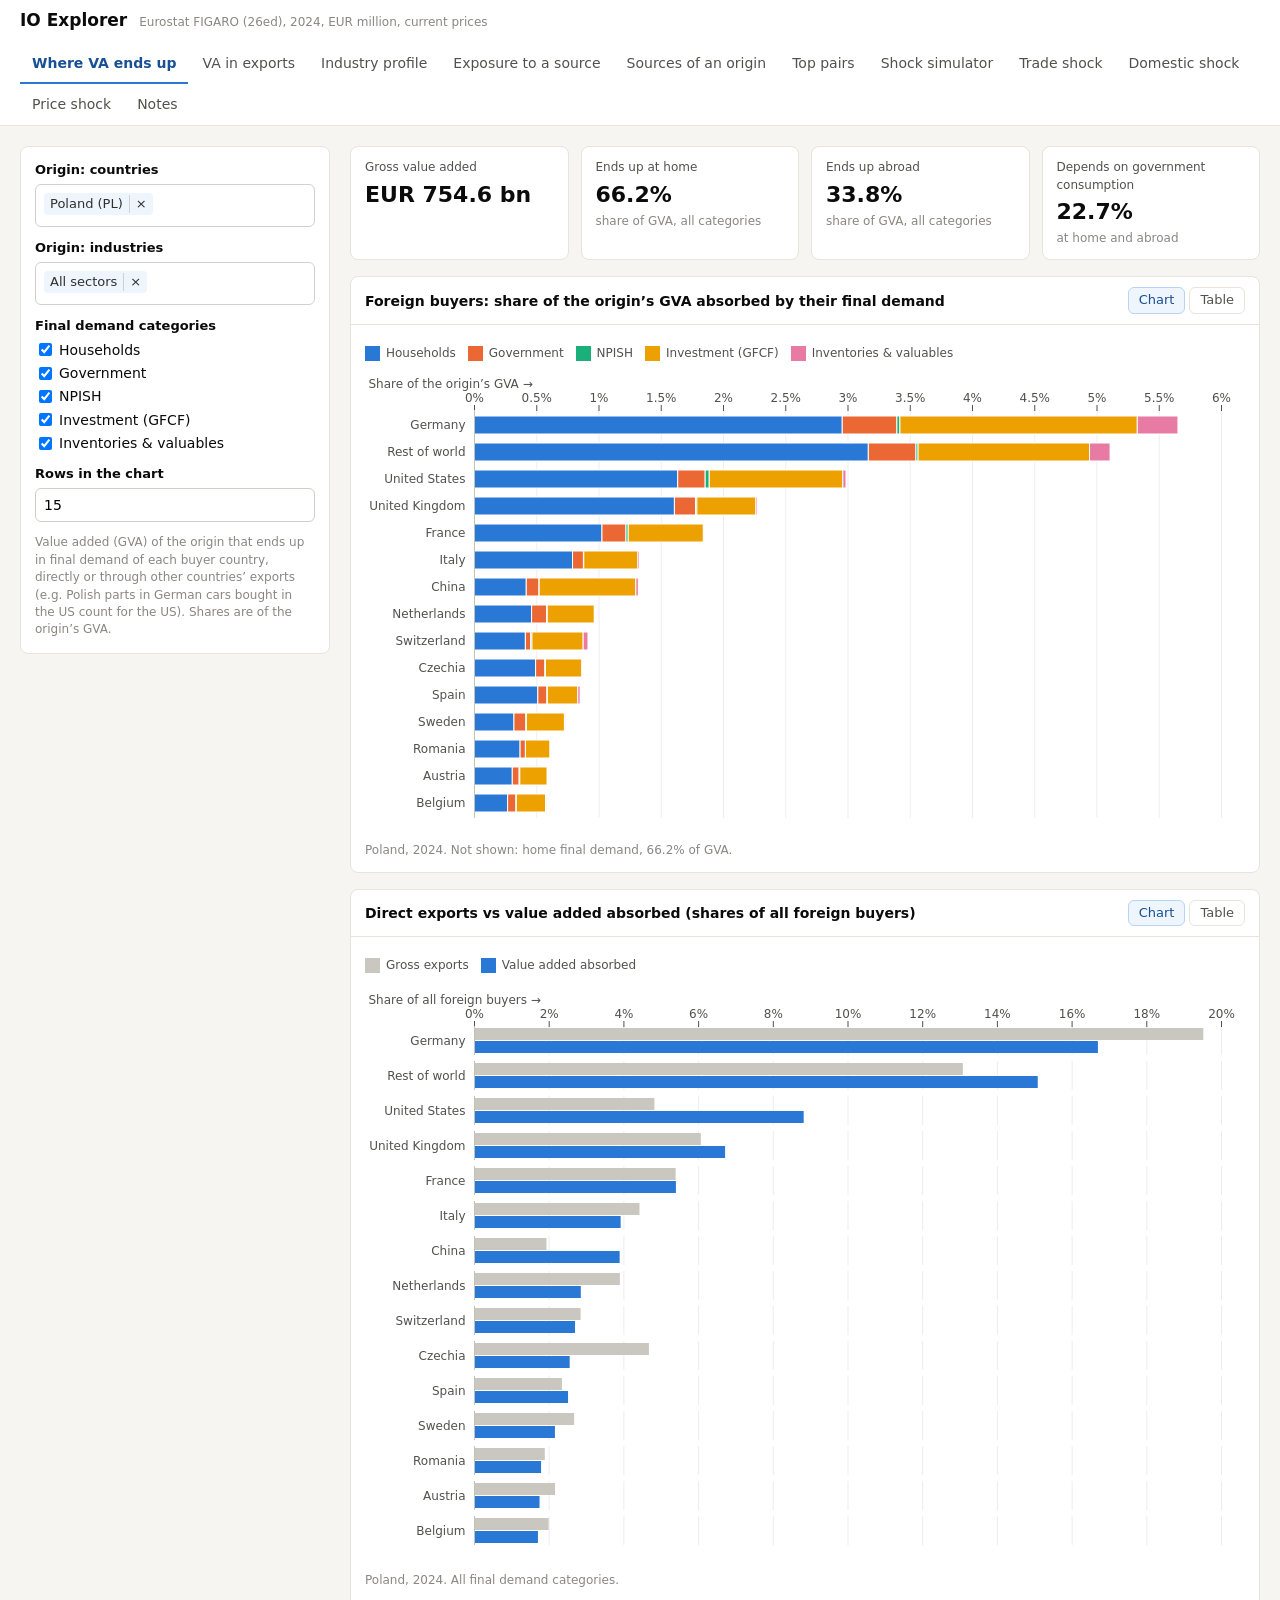
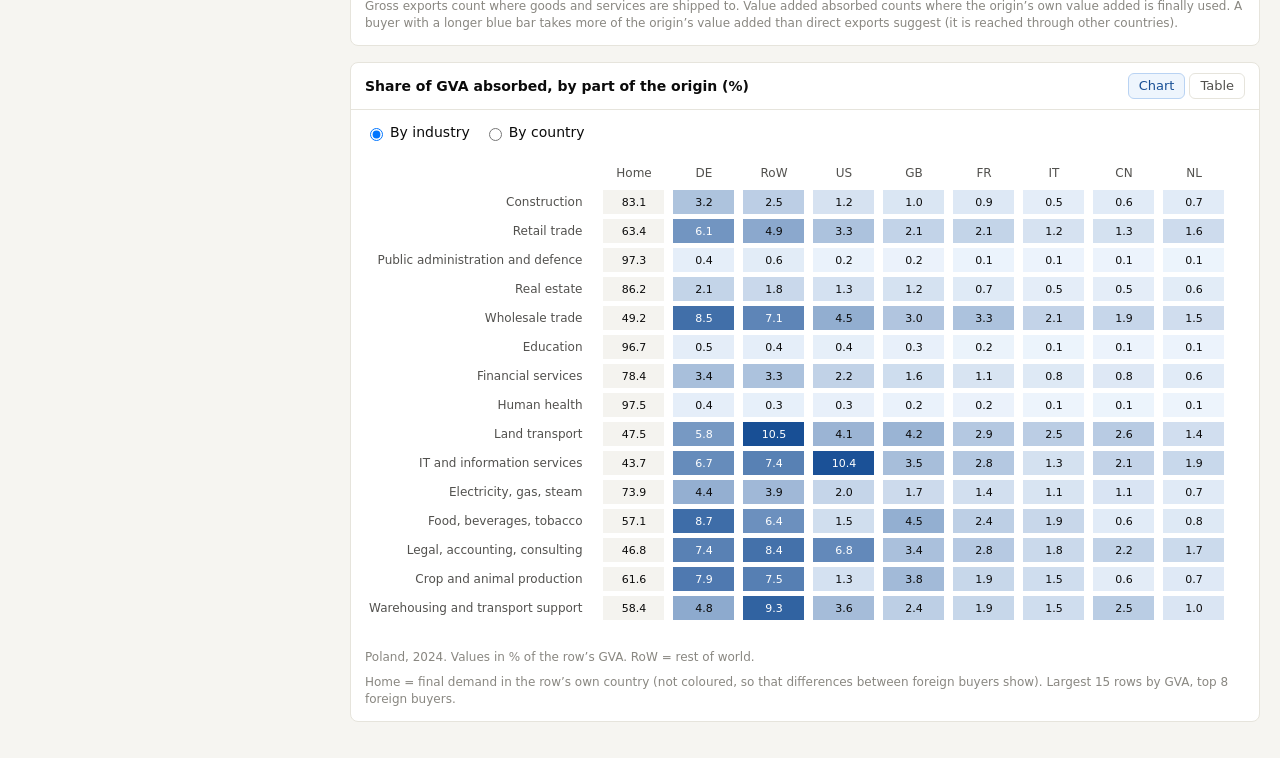
<file: docs/index.html>
<!doctype html>
<html lang="en">
<head>
  <meta charset="utf-8">
  <meta name="viewport" content="width=device-width, initial-scale=1">
  <title>IO Explorer</title>
  <meta name="description" content="Explore trade in value added between countries and industries and test demand, production and price shocks, with the Eurostat FIGARO input-output tables.">
  <link rel="stylesheet" href="lib/tom-select.css">
  <link rel="stylesheet" href="css/style.css">
  <script src="lib/d3.min.js"></script>
  <script src="lib/plot.umd.min.js"></script>
  <script src="lib/tom-select.complete.min.js"></script>
  <script type="module" src="js/main.js"></script>
</head>
<body>
  <header class="topbar">
    <div class="brand">
      <span class="name">IO Explorer</span>
      <span class="data-note" id="data-note">Eurostat FIGARO input-output tables</span>
    </div>
    <nav class="tabs" id="tabs" aria-label="Views"></nav>
  </header>
  <div id="errors" class="errors" hidden></div>
  <main id="main">
    <div id="loading" class="loading">Loading the data…</div>
  </main>
  <div id="status" class="status" hidden></div>
  <noscript>This page needs JavaScript.</noscript>
</body>
</html>
</file>
<file: docs/lib/tom-select.css>
/**
 * tom-select.css (v2.3.1)
 * Copyright (c) contributors
 *
 * Licensed under the Apache License, Version 2.0 (the "License"); you may not use this
 * file except in compliance with the License. You may obtain a copy of the License at:
 * http://www.apache.org/licenses/LICENSE-2.0
 *
 * Unless required by applicable law or agreed to in writing, software distributed under
 * the License is distributed on an "AS IS" BASIS, WITHOUT WARRANTIES OR CONDITIONS OF
 * ANY KIND, either express or implied. See the License for the specific language
 * governing permissions and limitations under the License.
 *
 */
.ts-control {
  border: 1px solid #d0d0d0;
  padding: 8px 8px;
  width: 100%;
  overflow: hidden;
  position: relative;
  z-index: 1;
  box-sizing: border-box;
  box-shadow: none;
  border-radius: 3px;
  display: flex;
  flex-wrap: wrap;
}
.ts-wrapper.multi.has-items .ts-control {
  padding: calc(8px - 2px - 0) 8px calc(8px - 2px - 3px - 0);
}
.full .ts-control {
  background-color: #fff;
}
.disabled .ts-control, .disabled .ts-control * {
  cursor: default !important;
}
.focus .ts-control {
  box-shadow: none;
}
.ts-control > * {
  vertical-align: baseline;
  display: inline-block;
}
.ts-wrapper.multi .ts-control > div {
  cursor: pointer;
  margin: 0 3px 3px 0;
  padding: 2px 6px;
  background: #f2f2f2;
  color: #303030;
  border: 0 solid #d0d0d0;
}
.ts-wrapper.multi .ts-control > div.active {
  background: #e8e8e8;
  color: #303030;
  border: 0 solid #cacaca;
}
.ts-wrapper.multi.disabled .ts-control > div, .ts-wrapper.multi.disabled .ts-control > div.active {
  color: #7d7d7d;
  background: white;
  border: 0 solid white;
}
.ts-control > input {
  flex: 1 1 auto;
  min-width: 7rem;
  display: inline-block !important;
  padding: 0 !important;
  min-height: 0 !important;
  max-height: none !important;
  max-width: 100% !important;
  margin: 0 !important;
  text-indent: 0 !important;
  border: 0 none !important;
  background: none !important;
  line-height: inherit !important;
  -webkit-user-select: auto !important;
     -moz-user-select: auto !important;
      -ms-user-select: auto !important;
          user-select: auto !important;
  box-shadow: none !important;
}
.ts-control > input::-ms-clear {
  display: none;
}
.ts-control > input:focus {
  outline: none !important;
}
.has-items .ts-control > input {
  margin: 0 4px !important;
}
.ts-control.rtl {
  text-align: right;
}
.ts-control.rtl.single .ts-control:after {
  left: 15px;
  right: auto;
}
.ts-control.rtl .ts-control > input {
  margin: 0 4px 0 -2px !important;
}
.disabled .ts-control {
  opacity: 0.5;
  background-color: #fafafa;
}
.input-hidden .ts-control > input {
  opacity: 0;
  position: absolute;
  left: -10000px;
}

.ts-dropdown {
  position: absolute;
  top: 100%;
  left: 0;
  width: 100%;
  z-index: 10;
  border: 1px solid #d0d0d0;
  background: #fff;
  margin: 0.25rem 0 0;
  border-top: 0 none;
  box-sizing: border-box;
  box-shadow: 0 1px 3px rgba(0, 0, 0, 0.1);
  border-radius: 0 0 3px 3px;
}
.ts-dropdown [data-selectable] {
  cursor: pointer;
  overflow: hidden;
}
.ts-dropdown [data-selectable] .highlight {
  background: rgba(125, 168, 208, 0.2);
  border-radius: 1px;
}
.ts-dropdown .option,
.ts-dropdown .optgroup-header,
.ts-dropdown .no-results,
.ts-dropdown .create {
  padding: 5px 8px;
}
.ts-dropdown .option, .ts-dropdown [data-disabled], .ts-dropdown [data-disabled] [data-selectable].option {
  cursor: inherit;
  opacity: 0.5;
}
.ts-dropdown [data-selectable].option {
  opacity: 1;
  cursor: pointer;
}
.ts-dropdown .optgroup:first-child .optgroup-header {
  border-top: 0 none;
}
.ts-dropdown .optgroup-header {
  color: #303030;
  background: #fff;
  cursor: default;
}
.ts-dropdown .active {
  background-color: #f5fafd;
  color: #495c68;
}
.ts-dropdown .active.create {
  color: #495c68;
}
.ts-dropdown .create {
  color: rgba(48, 48, 48, 0.5);
}
.ts-dropdown .spinner {
  display: inline-block;
  width: 30px;
  height: 30px;
  margin: 5px 8px;
}
.ts-dropdown .spinner::after {
  content: " ";
  display: block;
  width: 24px;
  height: 24px;
  margin: 3px;
  border-radius: 50%;
  border: 5px solid #d0d0d0;
  border-color: #d0d0d0 transparent #d0d0d0 transparent;
  animation: lds-dual-ring 1.2s linear infinite;
}
@keyframes lds-dual-ring {
  0% {
    transform: rotate(0deg);
  }
  100% {
    transform: rotate(360deg);
  }
}

.ts-dropdown-content {
  overflow: hidden auto;
  max-height: 200px;
  scroll-behavior: smooth;
}

.ts-wrapper.plugin-drag_drop .ts-dragging {
  color: transparent !important;
}
.ts-wrapper.plugin-drag_drop .ts-dragging > * {
  visibility: hidden !important;
}

.plugin-checkbox_options:not(.rtl) .option input {
  margin-right: 0.5rem;
}

.plugin-checkbox_options.rtl .option input {
  margin-left: 0.5rem;
}

/* stylelint-disable function-name-case */
.plugin-clear_button {
  --ts-pr-clear-button: 1em;
}
.plugin-clear_button .clear-button {
  opacity: 0;
  position: absolute;
  top: 50%;
  transform: translateY(-50%);
  right: calc(8px - 6px);
  margin-right: 0 !important;
  background: transparent !important;
  transition: opacity 0.5s;
  cursor: pointer;
}
.plugin-clear_button.form-select .clear-button, .plugin-clear_button.single .clear-button {
  right: max(var(--ts-pr-caret), 8px);
}
.plugin-clear_button.focus.has-items .clear-button, .plugin-clear_button:not(.disabled):hover.has-items .clear-button {
  opacity: 1;
}

.ts-wrapper .dropdown-header {
  position: relative;
  padding: 10px 8px;
  border-bottom: 1px solid #d0d0d0;
  background: color-mix(#fff, #d0d0d0, 85%);
  border-radius: 3px 3px 0 0;
}
.ts-wrapper .dropdown-header-close {
  position: absolute;
  right: 8px;
  top: 50%;
  color: #303030;
  opacity: 0.4;
  margin-top: -12px;
  line-height: 20px;
  font-size: 20px !important;
}
.ts-wrapper .dropdown-header-close:hover {
  color: black;
}

.plugin-dropdown_input.focus.dropdown-active .ts-control {
  box-shadow: none;
  border: 1px solid #d0d0d0;
}
.plugin-dropdown_input .dropdown-input {
  border: 1px solid #d0d0d0;
  border-width: 0 0 1px;
  display: block;
  padding: 8px 8px;
  box-shadow: none;
  width: 100%;
  background: transparent;
}
.plugin-dropdown_input .items-placeholder {
  border: 0 none !important;
  box-shadow: none !important;
  width: 100%;
}
.plugin-dropdown_input.has-items .items-placeholder, .plugin-dropdown_input.dropdown-active .items-placeholder {
  display: none !important;
}

.ts-wrapper.plugin-input_autogrow.has-items .ts-control > input {
  min-width: 0;
}
.ts-wrapper.plugin-input_autogrow.has-items.focus .ts-control > input {
  flex: none;
  min-width: 4px;
}
.ts-wrapper.plugin-input_autogrow.has-items.focus .ts-control > input::-ms-input-placeholder {
  color: transparent;
}
.ts-wrapper.plugin-input_autogrow.has-items.focus .ts-control > input::placeholder {
  color: transparent;
}

.ts-dropdown.plugin-optgroup_columns .ts-dropdown-content {
  display: flex;
}
.ts-dropdown.plugin-optgroup_columns .optgroup {
  border-right: 1px solid #f2f2f2;
  border-top: 0 none;
  flex-grow: 1;
  flex-basis: 0;
  min-width: 0;
}
.ts-dropdown.plugin-optgroup_columns .optgroup:last-child {
  border-right: 0 none;
}
.ts-dropdown.plugin-optgroup_columns .optgroup::before {
  display: none;
}
.ts-dropdown.plugin-optgroup_columns .optgroup-header {
  border-top: 0 none;
}

.ts-wrapper.plugin-remove_button .item {
  display: inline-flex;
  align-items: center;
}
.ts-wrapper.plugin-remove_button .item .remove {
  color: inherit;
  text-decoration: none;
  vertical-align: middle;
  display: inline-block;
  padding: 0 6px;
  border-radius: 0 2px 2px 0;
  box-sizing: border-box;
}
.ts-wrapper.plugin-remove_button .item .remove:hover {
  background: rgba(0, 0, 0, 0.05);
}
.ts-wrapper.plugin-remove_button.disabled .item .remove:hover {
  background: none;
}
.ts-wrapper.plugin-remove_button .remove-single {
  position: absolute;
  right: 0;
  top: 0;
  font-size: 23px;
}

.ts-wrapper.plugin-remove_button:not(.rtl) .item {
  padding-right: 0 !important;
}
.ts-wrapper.plugin-remove_button:not(.rtl) .item .remove {
  border-left: 1px solid #d0d0d0;
  margin-left: 6px;
}
.ts-wrapper.plugin-remove_button:not(.rtl) .item.active .remove {
  border-left-color: #cacaca;
}
.ts-wrapper.plugin-remove_button:not(.rtl).disabled .item .remove {
  border-left-color: white;
}

.ts-wrapper.plugin-remove_button.rtl .item {
  padding-left: 0 !important;
}
.ts-wrapper.plugin-remove_button.rtl .item .remove {
  border-right: 1px solid #d0d0d0;
  margin-right: 6px;
}
.ts-wrapper.plugin-remove_button.rtl .item.active .remove {
  border-right-color: #cacaca;
}
.ts-wrapper.plugin-remove_button.rtl.disabled .item .remove {
  border-right-color: white;
}

:root {
  --ts-pr-clear-button: 0;
  --ts-pr-caret: 0;
  --ts-pr-min: .75rem;
}

.ts-wrapper.single .ts-control, .ts-wrapper.single .ts-control input {
  cursor: pointer;
}

.ts-control:not(.rtl) {
  padding-right: max(var(--ts-pr-min), var(--ts-pr-clear-button) + var(--ts-pr-caret)) !important;
}

.ts-control.rtl {
  padding-left: max(var(--ts-pr-min), var(--ts-pr-clear-button) + var(--ts-pr-caret)) !important;
}

.ts-wrapper {
  position: relative;
}

.ts-dropdown,
.ts-control,
.ts-control input {
  color: #303030;
  font-family: inherit;
  font-size: 13px;
  line-height: 18px;
}

.ts-control,
.ts-wrapper.single.input-active .ts-control {
  background: #fff;
  cursor: text;
}

.ts-hidden-accessible {
  border: 0 !important;
  clip: rect(0 0 0 0) !important;
  -webkit-clip-path: inset(50%) !important;
          clip-path: inset(50%) !important;
  overflow: hidden !important;
  padding: 0 !important;
  position: absolute !important;
  width: 1px !important;
  white-space: nowrap !important;
}
/*# sourceMappingURL=tom-select.css.map */
</file>
<file: docs/css/style.css>
/* IO Explorer: one light theme, same colours as the R app */
:root {
  --ink: #0b0b0b;
  --ink-2: #52514e;
  --muted: #898781;
  --line: #e6e4dc;
  --bg: #f6f5f1;
  --surface: #ffffff;
  --blue: #2a78d6;
  --blue-dark: #184f95;
  --err: #b42318;
  --radius: 8px;
}
* { box-sizing: border-box; }
[hidden] { display: none !important; }
html, body { margin: 0; background: var(--bg); color: var(--ink); }
body { font: 14px/1.45 system-ui, -apple-system, "Segoe UI", Roboto, sans-serif; }
a { color: var(--blue); }

/* ---- Top bar and tabs ---- */
.topbar {
  position: sticky; top: 0; z-index: 20; background: var(--surface); border-bottom: 1px solid var(--line);
  display: flex; flex-wrap: wrap; align-items: center; gap: 4px 28px; padding: 8px 20px 0;
}
.brand { display: flex; align-items: baseline; gap: 12px; padding-bottom: 8px; flex-wrap: wrap; }
.brand .name { font-weight: 700; font-size: 17px; }
.brand .data-note { color: var(--muted); font-size: 12px; }
.tabs { display: flex; flex-wrap: wrap; gap: 2px; }
.tabs a {
  color: var(--ink-2); text-decoration: none; padding: 8px 12px 9px; border-bottom: 2px solid transparent; white-space: nowrap;
}
.tabs a:hover { color: var(--ink); }
.tabs a.active { color: var(--blue-dark); border-bottom-color: var(--blue); font-weight: 600; }

/* ---- Page layout: sidebar + content ---- */
.page { display: grid; grid-template-columns: 310px minmax(0, 1fr); gap: 20px; padding: 20px; max-width: 1500px; margin: 0 auto; }
.page.single { grid-template-columns: minmax(0, 1fr); max-width: 900px; }
.page[hidden] { display: none; }
.sidebar {
  background: var(--surface); border: 1px solid var(--line); border-radius: var(--radius); padding: 14px;
  align-self: start; position: sticky; top: 64px; max-height: calc(100vh - 84px); overflow: auto;
}
.content { min-width: 0; }
@media (max-width: 900px) {
  .page { grid-template-columns: minmax(0, 1fr); padding: 12px 16px; }
  .sidebar { position: static; max-height: none; }
  .topbar { padding: 8px 16px 0; }
}

/* ---- Controls ---- */
.field { margin-bottom: 12px; }
.field-label { font-weight: 600; font-size: 13px; margin-bottom: 4px; }
.field input[type=number], .field select:not([multiple]) {
  width: 100%; padding: 6px 8px; border: 1px solid #d0cec6; border-radius: 6px; font: inherit; background: #fff;
}
.checks, .radios { display: flex; flex-direction: column; gap: 3px; }
.radios.inline { flex-direction: row; flex-wrap: wrap; gap: 4px 14px; }
.check { display: inline-flex; align-items: center; gap: 4px; cursor: pointer; }
.hint { color: var(--muted); font-size: 12px; line-height: 1.45; }
.side-heading { font-weight: 700; margin: 8px 0; }
hr { border: 0; border-top: 1px solid var(--line); margin: 14px 0; }
.btn {
  font: inherit; padding: 6px 12px; border: 1px solid #d0cec6; border-radius: 6px; background: #fff; color: var(--ink); cursor: pointer;
}
.btn:hover { border-color: var(--blue); }
.btn:disabled { opacity: .5; cursor: default; }
.btn-primary { background: var(--blue); border-color: var(--blue); color: #fff; width: 100%; margin: 4px 0 4px; }
.btn-primary:hover { background: var(--blue-dark); }
.btn-small { padding: 3px 8px; font-size: 12px; }
.ts-wrapper.multi .ts-control > div { background: #eef5fd; border-radius: 4px; }
.ts-control { border-radius: 6px; }
.ts-dropdown { font-size: 13px; }
.ts-dropdown .optgroup-header { font-weight: 700; color: var(--ink-2); }

/* ---- Value boxes ---- */
.boxes { display: grid; grid-template-columns: repeat(auto-fit, minmax(190px, 1fr)); gap: 12px; margin-bottom: 16px; }
.box { background: var(--surface); border: 1px solid var(--line); border-radius: var(--radius); padding: 12px 14px; }
.box .t { color: var(--ink-2); font-size: 12px; }
.box .v { font-size: 22px; font-weight: 650; margin: 2px 0; font-variant-numeric: tabular-nums; }
.box .n { color: var(--muted); font-size: 12px; }

/* ---- Cards ---- */
.card { background: var(--surface); border: 1px solid var(--line); border-radius: var(--radius); margin-bottom: 16px; }
.card-head { display: flex; align-items: center; justify-content: space-between; gap: 8px 16px; padding: 10px 14px; border-bottom: 1px solid var(--line); flex-wrap: wrap; }
.card-title { font-weight: 650; }
.card-tabs { display: flex; gap: 4px; }
.card-tabs button { font: inherit; font-size: 13px; padding: 3px 10px; border: 1px solid var(--line); background: #fff; border-radius: 6px; cursor: pointer; color: var(--ink-2); }
.card-tabs button.active { background: #eef5fd; border-color: #b9d3f3; color: var(--blue-dark); }
.card-body { padding: 12px 14px; }
.card-switch { margin-bottom: 6px; }
.card-switch-row { display: flex; flex-wrap: wrap; gap: 4px 20px; align-items: center; margin-bottom: 6px; }
.parts { color: var(--ink-2); font-size: 13px; margin-bottom: 6px; }
.chart { width: 100%; min-height: 40px; overflow-x: auto; }
.chart svg { max-width: none !important; }   /* charts are drawn at the card's width; wider ones scroll */
.chart figure { margin: 0; }
.chart figcaption { color: var(--muted); font-size: 12px; margin-top: 4px; }
.chart div[class*="-swatches"] { font-size: 12px !important; color: var(--ink-2); }
.note { color: var(--muted); font-size: 12px; margin-top: 8px; }
.msg { color: var(--ink-2); padding: 18px 0; }
.msg.err { color: var(--err); }
.desc { font-weight: 600; margin-bottom: 10px; }
.dl { margin-top: 8px; }
.dl-all { margin-bottom: 24px; }
h2.section { font-size: 16px; margin: 6px 0 8px; }
h2.section + .hint { margin-bottom: 10px; }

/* ---- Tables ---- */
.table-search { width: 220px; max-width: 100%; padding: 5px 8px; border: 1px solid #d0cec6; border-radius: 6px; font: inherit; margin-bottom: 8px; }
.table-scroll { overflow-x: auto; }
table.data { border-collapse: collapse; width: 100%; font-size: 13px; font-variant-numeric: tabular-nums; }
table.data th, table.data td { padding: 4px 8px; border-bottom: 1px solid var(--line); text-align: right; white-space: nowrap; }
table.data th { cursor: pointer; user-select: none; color: var(--ink-2); font-weight: 600; white-space: normal; vertical-align: bottom; }
table.data .txt { text-align: left; }
table.data tbody tr:nth-child(even) { background: #faf9f6; }
.pager { display: flex; gap: 8px; align-items: center; margin-top: 8px; color: var(--ink-2); font-size: 12px; flex-wrap: wrap; }
.pager select { font: inherit; padding: 2px 4px; }

/* ---- Notes page ---- */
.notes { background: var(--surface); border: 1px solid var(--line); border-radius: var(--radius); padding: 8px 24px 20px; }
.notes .lead { background: #eef5fd; border-radius: 6px; padding: 10px 14px; }
.notes table { border-collapse: collapse; margin: 8px 0; }
.notes th, .notes td { border: 1px solid var(--line); padding: 4px 8px; text-align: left; vertical-align: top; }
.notes pre { background: #f4f3ef; padding: 10px; border-radius: 6px; overflow-x: auto; }

/* ---- Loading and errors ---- */
.loading { padding: 40px 20px; text-align: center; color: var(--ink-2); }
.status {
  position: fixed; right: 16px; bottom: 16px; z-index: 30; background: var(--surface); border: 1px solid var(--line);
  border-radius: var(--radius); padding: 10px 14px; box-shadow: 0 4px 16px rgba(0, 0, 0, .08); font-size: 13px; min-width: 260px;
}
.status-row + .status-row { margin-top: 8px; }
.status .bar { height: 4px; background: var(--line); border-radius: 2px; margin-top: 4px; overflow: hidden; }
.status .bar span { display: block; height: 100%; background: var(--blue); }
.errors { background: #fdecea; color: var(--err); padding: 8px 20px; font-size: 13px; }
</file>
